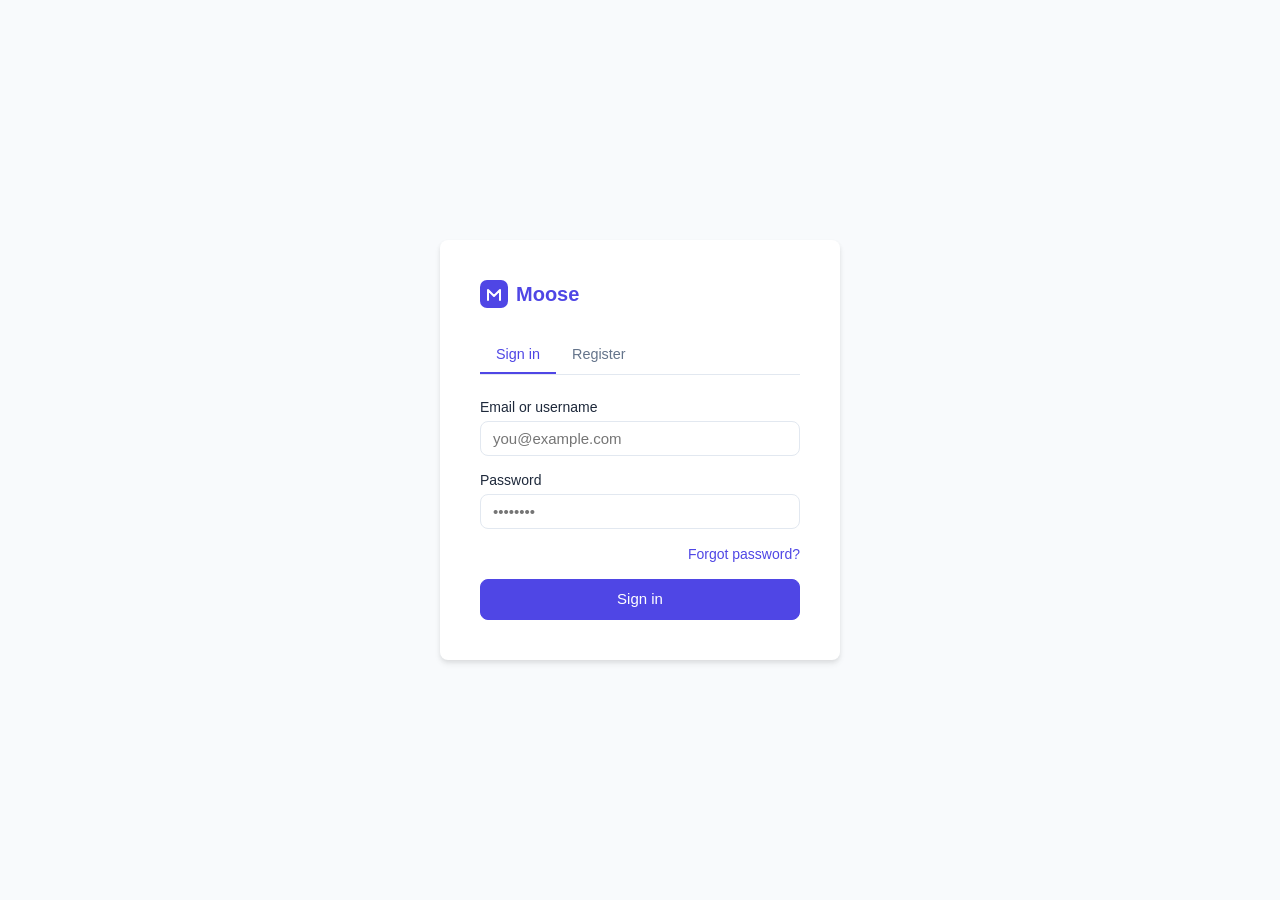
<file: static/index.html>
<!DOCTYPE html>
<html lang="en">
<head>
  <meta charset="UTF-8" />
  <meta name="viewport" content="width=device-width, initial-scale=1.0" />
  <title>Moose App</title>
  <link rel="stylesheet" href="/static/styles.css" />
</head>
<body>

<!-- ===== AUTH SECTION ===== -->
<div id="authSection" class="auth-wrapper">
  <div class="auth-card">
    <a href="#" class="logo">
      <svg width="28" height="28" viewBox="0 0 28 28" fill="none"><rect width="28" height="28" rx="7" fill="#4f46e5"/><path d="M8 20V10l6 6 6-6v10" stroke="white" stroke-width="2" stroke-linecap="round" stroke-linejoin="round"/></svg>
      Moose
    </a>

    <!-- Tab nav -->
    <div class="tab-nav" id="authTabs">
      <button class="tab-btn active" data-tab="login">Sign in</button>
      <button class="tab-btn" data-tab="register">Register</button>
      <button class="tab-btn" data-tab="forgot" style="display:none" id="forgotTab">Reset</button>
    </div>

    <!-- Alert -->
    <div class="alert" id="authAlert"></div>

    <!-- Login -->
    <div class="tab-panel active" id="loginPanel">
      <div class="form-group">
        <label for="loginUser">Email or username</label>
        <input id="loginUser" type="text" placeholder="you@example.com" autocomplete="username" />
      </div>
      <div class="form-group">
        <label for="loginPass">Password</label>
        <input id="loginPass" type="password" placeholder="••••••••" autocomplete="current-password" />
      </div>
      <div style="text-align:right;margin-bottom:1rem">
        <a href="#" class="link" id="forgotLink">Forgot password?</a>
      </div>
      <button class="btn btn-primary btn-full" id="loginBtn">Sign in</button>
    </div>

    <!-- Register -->
    <div class="tab-panel" id="registerPanel">
      <div class="form-group">
        <label for="regEmail">Email</label>
        <input id="regEmail" type="email" placeholder="you@example.com" autocomplete="email" />
      </div>
      <div class="form-group">
        <label for="regUsername">Username</label>
        <input id="regUsername" type="text" placeholder="cooluser" autocomplete="username" />
      </div>
      <div class="form-group">
        <label for="regPass">Password</label>
        <input id="regPass" type="password" placeholder="••••••••" autocomplete="new-password" />
        <div class="pw-strength" id="regStrength">
          <span></span><span></span><span></span><span></span>
        </div>
      </div>
      <button class="btn btn-primary btn-full" id="registerBtn">Create account</button>
    </div>

    <!-- Forgot password -->
    <div class="tab-panel" id="forgotPanel">
      <p style="font-size:.875rem;color:var(--text-muted);margin-bottom:1rem">Enter your email and we'll send a reset link.</p>
      <div class="form-group">
        <label for="forgotEmail">Email</label>
        <input id="forgotEmail" type="email" placeholder="you@example.com" />
      </div>
      <button class="btn btn-primary btn-full" id="forgotBtn">Send reset link</button>
      <div style="margin-top:.75rem;text-align:center">
        <a href="#" class="link" id="backToLoginLink">Back to sign in</a>
      </div>
    </div>

    <!-- Reset password (shown from URL) -->
    <div class="tab-panel" id="resetPanel">
      <p style="font-size:.875rem;color:var(--text-muted);margin-bottom:1rem">Choose a new password for your account.</p>
      <input type="hidden" id="resetToken" />
      <div class="form-group">
        <label for="resetPass">New password</label>
        <input id="resetPass" type="password" placeholder="••••••••" autocomplete="new-password" />
      </div>
      <div class="form-group">
        <label for="resetPassConfirm">Confirm password</label>
        <input id="resetPassConfirm" type="password" placeholder="••••••••" autocomplete="new-password" />
      </div>
      <button class="btn btn-primary btn-full" id="resetBtn">Reset password</button>
    </div>
  </div>
</div>

<!-- ===== APP SECTION ===== -->
<div id="appSection" class="app-wrapper">

  <!-- Topbar -->
  <header class="topbar">
    <a href="#" class="logo">
      <svg width="24" height="24" viewBox="0 0 28 28" fill="none"><rect width="28" height="28" rx="7" fill="#4f46e5"/><path d="M8 20V10l6 6 6-6v10" stroke="white" stroke-width="2" stroke-linecap="round" stroke-linejoin="round"/></svg>
      Moose
    </a>
    <div class="topbar-actions">
      <a href="/static/admin.html" id="adminLink" style="display:none;font-size:.875rem;color:var(--text-muted);text-decoration:none">Admin</a>
      <button class="avatar-btn" id="avatarBtn" title="Profile"></button>
      <button class="btn btn-ghost btn-sm" id="logoutBtn">Sign out</button>
    </div>
  </header>

  <!-- Main -->
  <main class="main-content">
    <div class="alert" id="appAlert"></div>

    <!-- Welcome -->
    <div class="welcome-card">
      <h2 id="welcomeHeading">Welcome back!</h2>
      <p id="welcomeSub">You're signed in to Moose Web App Lite.</p>
    </div>

    <!-- Tab nav -->
    <div class="tab-nav">
      <button class="tab-btn active" data-apptab="dashboard">Dashboard</button>
      <button class="tab-btn" data-apptab="profile">Profile</button>
      <button class="tab-btn" data-apptab="security">Security</button>
    </div>

    <!-- Dashboard tab -->
    <div class="tab-panel active" id="dashboardPanel">
      <div class="card">
        <div class="card-header">
          <svg width="16" height="16" fill="none" viewBox="0 0 24 24" stroke="currentColor"><path stroke-linecap="round" stroke-linejoin="round" stroke-width="2" d="M16 7a4 4 0 11-8 0 4 4 0 018 0zM12 14a7 7 0 00-7 7h14a7 7 0 00-7-7z"/></svg>
          Account Info
        </div>
        <div class="card-body">
          <p style="margin:0 0 .25rem"><strong id="infoDisplayName"></strong></p>
          <p style="margin:0 0 .25rem;font-size:.875rem;color:var(--text-muted)" id="infoEmail"></p>
          <p style="margin:0 0 .25rem;font-size:.875rem;color:var(--text-muted)">@<span id="infoUsername"></span></p>
          <div class="meta-row">
            <span>Member since <span id="infoCreated"></span></span>
            <span>·</span>
            <span>Last login <span id="infoLastLogin"></span></span>
          </div>
        </div>
      </div>
    </div>

    <!-- Profile tab -->
    <div class="tab-panel" id="profilePanel">
      <div class="card">
        <div class="card-header">Edit Profile</div>
        <div class="card-body">
          <div class="alert" id="profileAlert"></div>
          <div class="form-group">
            <label for="profileDisplayName">Display name</label>
            <input id="profileDisplayName" type="text" placeholder="Your name" maxlength="60" />
          </div>
          <div class="form-group">
            <label for="profileBio">Bio</label>
            <textarea id="profileBio" placeholder="Tell us about yourself…" maxlength="300"></textarea>
          </div>
          <button class="btn btn-primary" id="saveProfileBtn">Save changes</button>
        </div>
      </div>
    </div>

    <!-- Security tab -->
    <div class="tab-panel" id="securityPanel">
      <div class="card">
        <div class="card-header">Change Password</div>
        <div class="card-body">
          <div class="alert" id="pwAlert"></div>
          <div class="form-group">
            <label for="pwCurrent">Current password</label>
            <input id="pwCurrent" type="password" placeholder="••••••••" autocomplete="current-password" />
          </div>
          <div class="form-group">
            <label for="pwNew">New password</label>
            <input id="pwNew" type="password" placeholder="••••••••" autocomplete="new-password" />
            <div class="pw-strength" id="pwStrength">
              <span></span><span></span><span></span><span></span>
            </div>
          </div>
          <div class="form-group">
            <label for="pwConfirm">Confirm new password</label>
            <input id="pwConfirm" type="password" placeholder="••••••••" autocomplete="new-password" />
          </div>
          <button class="btn btn-primary" id="changePasswordBtn">Update password</button>
        </div>
      </div>
    </div>

  </main>
</div>

<script src="/static/app.js"></script>
</body>
</html>
</file>
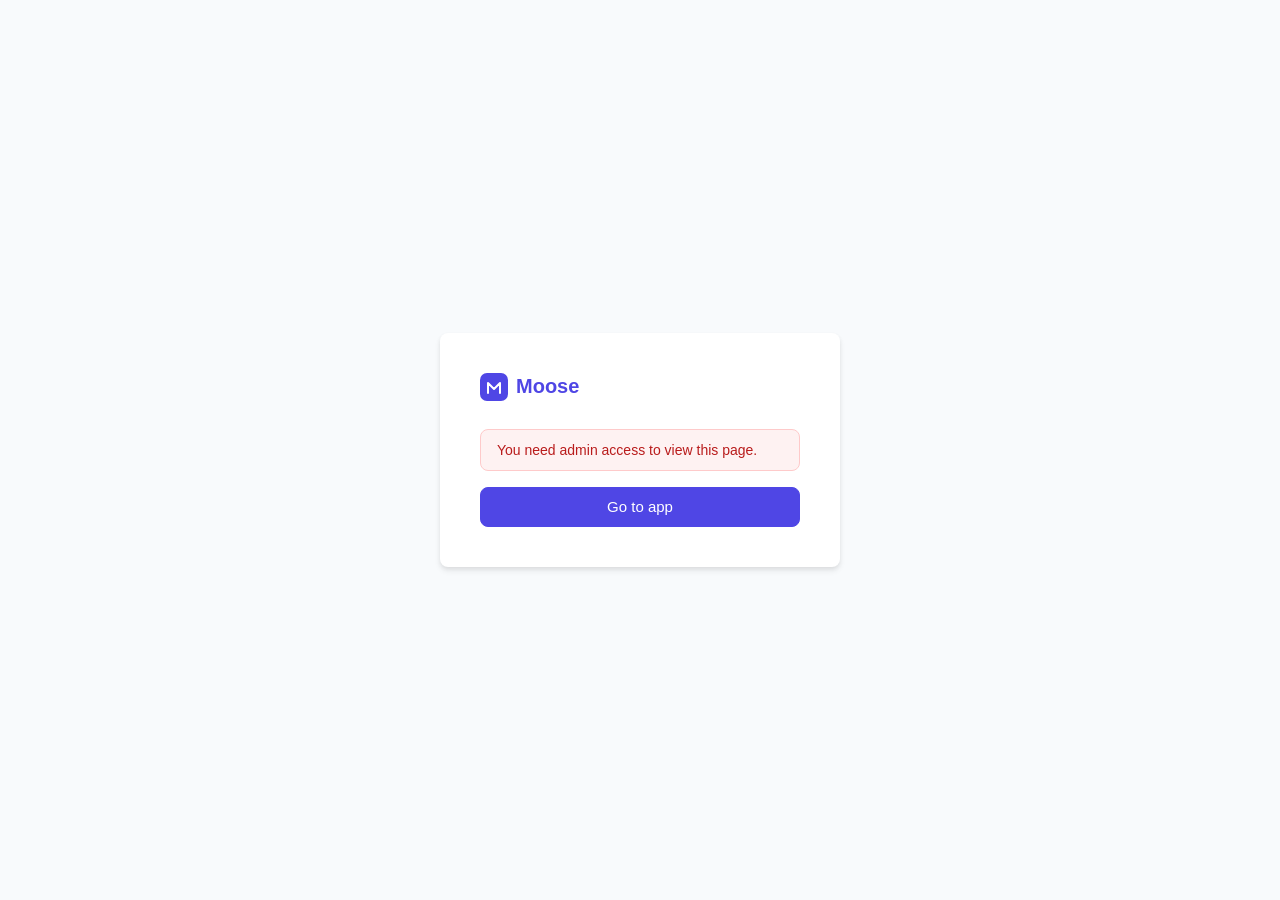
<file: static/admin.html>
<!DOCTYPE html>
<html lang="en">
<head>
  <meta charset="UTF-8" />
  <meta name="viewport" content="width=device-width, initial-scale=1.0" />
  <title>Admin — Moose App</title>
  <link rel="stylesheet" href="/static/admin-styles.css" />
</head>
<body>

<!-- Not authenticated overlay -->
<div id="notAuth" class="auth-wrapper" style="display:none">
  <div class="auth-card">
    <a href="/static/index.html" class="logo">
      <svg width="28" height="28" viewBox="0 0 28 28" fill="none"><rect width="28" height="28" rx="7" fill="#4f46e5"/><path d="M8 20V10l6 6 6-6v10" stroke="white" stroke-width="2" stroke-linecap="round" stroke-linejoin="round"/></svg>
      Moose
    </a>
    <div class="alert alert-error visible" id="notAuthMsg">You need admin access to view this page.</div>
    <a href="/static/index.html" class="btn btn-primary btn-full">Go to app</a>
  </div>
</div>

<!-- Admin Layout -->
<div id="adminLayout" class="admin-layout" style="display:none">

  <!-- Sidebar -->
  <aside class="sidebar">
    <a href="/static/index.html" class="logo">
      <svg width="20" height="20" viewBox="0 0 28 28" fill="none"><rect width="28" height="28" rx="7" fill="#4f46e5"/><path d="M8 20V10l6 6 6-6v10" stroke="white" stroke-width="2" stroke-linecap="round" stroke-linejoin="round"/></svg>
      Moose Admin
    </a>
    <nav class="sidebar-nav">
      <a href="#" class="active" data-section="overview">
        <svg width="16" height="16" fill="none" viewBox="0 0 24 24" stroke="currentColor"><path stroke-linecap="round" stroke-linejoin="round" stroke-width="2" d="M3 12l2-2m0 0l7-7 7 7M5 10v10a1 1 0 001 1h3m10-11l2 2m-2-2v10a1 1 0 01-1 1h-3m-6 0a1 1 0 001-1v-4a1 1 0 011-1h2a1 1 0 011 1v4a1 1 0 001 1m-6 0h6"/></svg>
        Overview
      </a>
      <a href="#" data-section="users">
        <svg width="16" height="16" fill="none" viewBox="0 0 24 24" stroke="currentColor"><path stroke-linecap="round" stroke-linejoin="round" stroke-width="2" d="M12 4.354a4 4 0 110 5.292M15 21H3v-1a6 6 0 0112 0v1zm0 0h6v-1a6 6 0 00-9-5.197M13 7a4 4 0 11-8 0 4 4 0 018 0z"/></svg>
        Users
      </a>
    </nav>
    <div class="sidebar-footer">
      <button class="btn btn-ghost btn-sm btn-full" id="logoutBtn">Sign out</button>
    </div>
  </aside>

  <!-- Content -->
  <main class="admin-content">
    <div class="alert" id="adminAlert"></div>

    <!-- Overview -->
    <div id="overviewSection">
      <h1>Overview</h1>
      <div class="stats-grid">
        <div class="stat-card">
          <div class="stat-label">Total users</div>
          <div class="stat-value" id="statTotal">—</div>
        </div>
        <div class="stat-card">
          <div class="stat-label">Active users</div>
          <div class="stat-value" id="statActive">—</div>
        </div>
        <div class="stat-card">
          <div class="stat-label">Admins</div>
          <div class="stat-value" id="statAdmins">—</div>
        </div>
        <div class="stat-card">
          <div class="stat-label">New today</div>
          <div class="stat-value" id="statToday">—</div>
        </div>
      </div>
    </div>

    <!-- Users -->
    <div id="usersSection" style="display:none">
      <h1>Users</h1>
      <div class="table-wrapper">
        <table>
          <thead>
            <tr>
              <th>User</th>
              <th>Email</th>
              <th>Status</th>
              <th>Role</th>
              <th>Joined</th>
              <th>Actions</th>
            </tr>
          </thead>
          <tbody id="usersTableBody">
            <tr><td colspan="6" style="text-align:center;padding:2rem;color:var(--text-muted)">Loading…</td></tr>
          </tbody>
        </table>
      </div>
    </div>

  </main>
</div>

<!-- Confirm modal -->
<div class="modal-backdrop" id="confirmModal">
  <div class="modal">
    <div class="modal-header">
      <h3 class="modal-title" id="confirmTitle">Confirm action</h3>
      <button class="btn btn-ghost btn-sm" id="confirmClose">✕</button>
    </div>
    <p id="confirmMsg" style="margin:0 0 1.25rem;color:var(--text-muted);font-size:.9rem"></p>
    <div style="display:flex;gap:.75rem;justify-content:flex-end">
      <button class="btn btn-outline" id="confirmCancel">Cancel</button>
      <button class="btn btn-danger" id="confirmOk">Confirm</button>
    </div>
  </div>
</div>

<script src="/static/admin.js"></script>
</body>
</html>
</file>
<file: static/styles.css>
:root {
  --primary: #4f46e5;
  --primary-dark: #3730a3;
  --surface: #ffffff;
  --surface-alt: #f8fafc;
  --border: #e2e8f0;
  --text: #1e293b;
  --text-muted: #64748b;
  --danger: #ef4444;
  --success: #22c55e;
  --radius: 0.5rem;
  --shadow: 0 1px 3px rgba(0,0,0,0.1), 0 1px 2px rgba(0,0,0,0.06);
  --shadow-md: 0 4px 6px rgba(0,0,0,0.07), 0 2px 4px rgba(0,0,0,0.06);
}

* { box-sizing: border-box; }

body {
  font-family: -apple-system, BlinkMacSystemFont, "Segoe UI", Roboto, sans-serif;
  background: var(--surface-alt);
  color: var(--text);
  margin: 0;
  min-height: 100vh;
}

/* Auth layout */
.auth-wrapper {
  min-height: 100vh;
  display: flex;
  align-items: center;
  justify-content: center;
  padding: 1.5rem;
}

.auth-card {
  background: var(--surface);
  border-radius: var(--radius);
  box-shadow: var(--shadow-md);
  padding: 2.5rem;
  width: 100%;
  max-width: 400px;
}

.auth-card .logo {
  display: flex;
  align-items: center;
  gap: 0.5rem;
  font-size: 1.25rem;
  font-weight: 700;
  color: var(--primary);
  margin-bottom: 1.75rem;
  text-decoration: none;
}

.auth-card h1 {
  font-size: 1.375rem;
  font-weight: 600;
  margin: 0 0 0.375rem;
}

.auth-card .subtitle {
  color: var(--text-muted);
  font-size: 0.9rem;
  margin-bottom: 1.75rem;
}

/* App layout */
.app-wrapper {
  display: none;
  min-height: 100vh;
  flex-direction: column;
}

.app-wrapper.visible { display: flex; }

.topbar {
  background: var(--surface);
  border-bottom: 1px solid var(--border);
  padding: 0 1.5rem;
  height: 56px;
  display: flex;
  align-items: center;
  justify-content: space-between;
  position: sticky;
  top: 0;
  z-index: 100;
  box-shadow: var(--shadow);
}

.topbar .logo {
  display: flex;
  align-items: center;
  gap: 0.5rem;
  font-weight: 700;
  font-size: 1.1rem;
  color: var(--primary);
  text-decoration: none;
}

.topbar-actions {
  display: flex;
  align-items: center;
  gap: 0.75rem;
}

.avatar-btn {
  width: 34px;
  height: 34px;
  border-radius: 50%;
  background: var(--primary);
  color: white;
  border: none;
  cursor: pointer;
  font-weight: 600;
  font-size: 0.875rem;
  display: flex;
  align-items: center;
  justify-content: center;
}

.main-content {
  flex: 1;
  padding: 2rem 1.5rem;
  max-width: 900px;
  width: 100%;
  margin: 0 auto;
}

/* Cards */
.card {
  background: var(--surface);
  border: 1px solid var(--border);
  border-radius: var(--radius);
  box-shadow: var(--shadow);
  margin-bottom: 1.25rem;
}

.card-header {
  padding: 1rem 1.25rem;
  border-bottom: 1px solid var(--border);
  font-weight: 600;
  font-size: 0.9375rem;
  display: flex;
  align-items: center;
  gap: 0.5rem;
}

.card-body { padding: 1.25rem; }

/* Forms */
.form-group { margin-bottom: 1rem; }

label {
  display: block;
  font-size: 0.875rem;
  font-weight: 500;
  margin-bottom: 0.375rem;
  color: var(--text);
}

input[type="text"],
input[type="email"],
input[type="password"],
textarea,
select {
  width: 100%;
  padding: 0.5rem 0.75rem;
  border: 1px solid var(--border);
  border-radius: var(--radius);
  font-size: 0.9375rem;
  color: var(--text);
  background: var(--surface);
  transition: border-color 0.15s;
  outline: none;
}

input:focus, textarea:focus, select:focus {
  border-color: var(--primary);
  box-shadow: 0 0 0 3px rgba(79, 70, 229, 0.12);
}

textarea { resize: vertical; min-height: 80px; }

/* Buttons */
.btn {
  display: inline-flex;
  align-items: center;
  gap: 0.375rem;
  padding: 0.5rem 1rem;
  border-radius: var(--radius);
  font-size: 0.9375rem;
  font-weight: 500;
  border: 1px solid transparent;
  cursor: pointer;
  transition: all 0.15s;
  text-decoration: none;
  line-height: 1.5;
}

.btn:disabled { opacity: 0.6; cursor: not-allowed; }

.btn-primary {
  background: var(--primary);
  color: white;
  border-color: var(--primary);
}
.btn-primary:hover:not(:disabled) { background: var(--primary-dark); border-color: var(--primary-dark); }

.btn-outline {
  background: transparent;
  color: var(--primary);
  border-color: var(--primary);
}
.btn-outline:hover:not(:disabled) { background: var(--primary); color: white; }

.btn-danger {
  background: var(--danger);
  color: white;
  border-color: var(--danger);
}
.btn-danger:hover:not(:disabled) { background: #dc2626; }

.btn-ghost {
  background: transparent;
  color: var(--text-muted);
  border-color: transparent;
}
.btn-ghost:hover:not(:disabled) { background: var(--surface-alt); color: var(--text); }

.btn-sm { padding: 0.25rem 0.625rem; font-size: 0.8125rem; }
.btn-full { width: 100%; justify-content: center; }

/* Alerts */
.alert {
  padding: 0.75rem 1rem;
  border-radius: var(--radius);
  font-size: 0.875rem;
  margin-bottom: 1rem;
  display: none;
}
.alert.visible { display: block; }
.alert-error { background: #fef2f2; color: #b91c1c; border: 1px solid #fecaca; }
.alert-success { background: #f0fdf4; color: #15803d; border: 1px solid #bbf7d0; }
.alert-info { background: #eff6ff; color: #1d4ed8; border: 1px solid #bfdbfe; }

/* Links */
a.link { color: var(--primary); text-decoration: none; font-size: 0.875rem; }
a.link:hover { text-decoration: underline; }

/* Divider */
.divider {
  text-align: center;
  color: var(--text-muted);
  font-size: 0.8125rem;
  margin: 1rem 0;
  position: relative;
}
.divider::before, .divider::after {
  content: "";
  position: absolute;
  top: 50%;
  width: calc(50% - 1.5rem);
  height: 1px;
  background: var(--border);
}
.divider::before { left: 0; }
.divider::after { right: 0; }

/* Tabs */
.tab-nav {
  display: flex;
  border-bottom: 1px solid var(--border);
  margin-bottom: 1.5rem;
  gap: 0;
}

.tab-btn {
  padding: 0.625rem 1rem;
  font-size: 0.9rem;
  font-weight: 500;
  color: var(--text-muted);
  background: none;
  border: none;
  border-bottom: 2px solid transparent;
  cursor: pointer;
  transition: all 0.15s;
}

.tab-btn.active {
  color: var(--primary);
  border-bottom-color: var(--primary);
}

.tab-panel { display: none; }
.tab-panel.active { display: block; }

/* Badge */
.badge {
  display: inline-block;
  padding: 0.125rem 0.5rem;
  border-radius: 999px;
  font-size: 0.75rem;
  font-weight: 500;
}
.badge-success { background: #dcfce7; color: #15803d; }
.badge-danger { background: #fee2e2; color: #b91c1c; }
.badge-muted { background: #f1f5f9; color: #64748b; }

/* Welcome card */
.welcome-card {
  background: linear-gradient(135deg, var(--primary) 0%, var(--primary-dark) 100%);
  color: white;
  border-radius: var(--radius);
  padding: 1.75rem;
  margin-bottom: 1.25rem;
}
.welcome-card h2 { margin: 0 0 0.375rem; font-size: 1.25rem; }
.welcome-card p { margin: 0; opacity: 0.85; font-size: 0.9rem; }

/* Meta row */
.meta-row {
  display: flex;
  gap: 0.5rem;
  font-size: 0.8125rem;
  color: var(--text-muted);
  margin-top: 0.25rem;
}

/* Spinner */
.spinner {
  width: 16px;
  height: 16px;
  border: 2px solid currentColor;
  border-right-color: transparent;
  border-radius: 50%;
  animation: spin 0.6s linear infinite;
  display: inline-block;
}
@keyframes spin { to { transform: rotate(360deg); } }

/* Password strength */
.pw-strength {
  display: flex;
  gap: 4px;
  margin-top: 0.375rem;
}
.pw-strength span {
  flex: 1;
  height: 4px;
  border-radius: 2px;
  background: var(--border);
  transition: background 0.2s;
}
.pw-strength.s1 span:nth-child(1) { background: var(--danger); }
.pw-strength.s2 span:nth-child(-n+2) { background: #f97316; }
.pw-strength.s3 span:nth-child(-n+3) { background: #eab308; }
.pw-strength.s4 span { background: var(--success); }

/* Modal */
.modal-backdrop {
  position: fixed;
  inset: 0;
  background: rgba(0,0,0,0.4);
  z-index: 200;
  display: none;
  align-items: center;
  justify-content: center;
  padding: 1rem;
}
.modal-backdrop.open { display: flex; }

.modal {
  background: var(--surface);
  border-radius: var(--radius);
  box-shadow: 0 20px 60px rgba(0,0,0,0.2);
  width: 100%;
  max-width: 440px;
  padding: 1.75rem;
}

.modal-header {
  display: flex;
  justify-content: space-between;
  align-items: center;
  margin-bottom: 1.25rem;
}
.modal-title { font-weight: 600; font-size: 1rem; margin: 0; }

/* Responsive */
@media (max-width: 600px) {
  .auth-card { padding: 1.75rem 1.25rem; }
  .main-content { padding: 1.25rem 1rem; }
  .topbar { padding: 0 1rem; }
}
</file>
<file: static/admin-styles.css>
@import url("/static/styles.css");

.admin-layout {
  display: flex;
  min-height: 100vh;
}

.sidebar {
  width: 220px;
  background: var(--surface);
  border-right: 1px solid var(--border);
  display: flex;
  flex-direction: column;
  padding: 1.25rem 0;
  position: sticky;
  top: 0;
  height: 100vh;
}

.sidebar .logo {
  display: flex;
  align-items: center;
  gap: 0.5rem;
  font-weight: 700;
  font-size: 1rem;
  color: var(--primary);
  padding: 0 1.25rem 1.25rem;
  text-decoration: none;
  border-bottom: 1px solid var(--border);
  margin-bottom: 0.75rem;
}

.sidebar-nav a {
  display: flex;
  align-items: center;
  gap: 0.625rem;
  padding: 0.5rem 1.25rem;
  font-size: 0.9rem;
  color: var(--text-muted);
  text-decoration: none;
  border-radius: 0;
  transition: all 0.15s;
}

.sidebar-nav a:hover, .sidebar-nav a.active {
  background: #eff6ff;
  color: var(--primary);
}

.sidebar-footer {
  margin-top: auto;
  padding: 1rem 1.25rem 0;
  border-top: 1px solid var(--border);
}

.admin-content {
  flex: 1;
  padding: 2rem;
  overflow-x: hidden;
}

.admin-content h1 {
  font-size: 1.375rem;
  font-weight: 700;
  margin: 0 0 1.5rem;
}

/* Stats grid */
.stats-grid {
  display: grid;
  grid-template-columns: repeat(auto-fit, minmax(170px, 1fr));
  gap: 1rem;
  margin-bottom: 1.5rem;
}

.stat-card {
  background: var(--surface);
  border: 1px solid var(--border);
  border-radius: var(--radius);
  padding: 1.25rem;
  box-shadow: var(--shadow);
}

.stat-label {
  font-size: 0.8125rem;
  color: var(--text-muted);
  margin-bottom: 0.375rem;
}

.stat-value {
  font-size: 1.875rem;
  font-weight: 700;
  color: var(--primary);
  line-height: 1;
}

/* Table */
.table-wrapper {
  overflow-x: auto;
  border: 1px solid var(--border);
  border-radius: var(--radius);
  background: var(--surface);
  box-shadow: var(--shadow);
}

table {
  width: 100%;
  border-collapse: collapse;
  font-size: 0.875rem;
}

thead th {
  padding: 0.75rem 1rem;
  text-align: left;
  font-weight: 600;
  font-size: 0.8rem;
  text-transform: uppercase;
  letter-spacing: 0.04em;
  color: var(--text-muted);
  border-bottom: 1px solid var(--border);
  white-space: nowrap;
}

tbody td {
  padding: 0.75rem 1rem;
  border-bottom: 1px solid var(--border);
  vertical-align: middle;
}

tbody tr:last-child td { border-bottom: none; }
tbody tr:hover td { background: var(--surface-alt); }

.actions { display: flex; gap: 0.375rem; }

@media (max-width: 768px) {
  .admin-layout { flex-direction: column; }
  .sidebar { width: 100%; height: auto; position: static; flex-direction: row; flex-wrap: wrap; padding: 0.75rem; }
  .sidebar .logo { padding: 0 1rem 0 0; border-bottom: none; margin-bottom: 0; }
  .sidebar-nav { display: flex; }
  .sidebar-footer { display: none; }
  .admin-content { padding: 1rem; }
}
</file>
